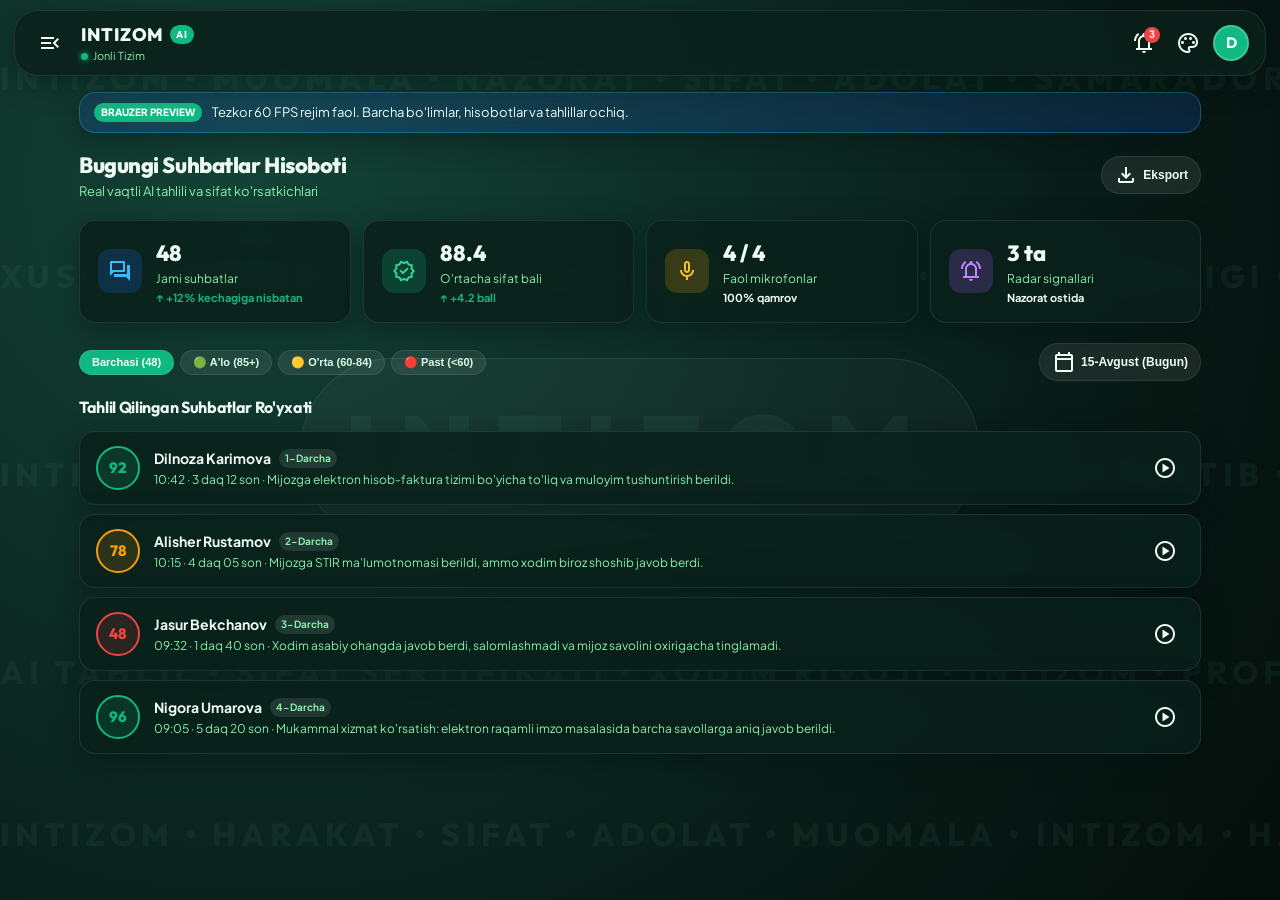
<file: miniapp/index.html>
<!DOCTYPE html>
<html lang="uz" data-theme="dark" data-bg-theme="theme-emerald">
<head>
  <meta charset="UTF-8" />
  <meta name="viewport" content="width=device-width, initial-scale=1.0, viewport-fit=cover" />
  <title>Intizom AI — Sifat va Muomala Boshqaruvi</title>
  <meta name="theme-color" content="#0b1522" />
  <link rel="manifest" href="./manifest.json" />
  
  <!-- Optimized Fonts -->
  <link rel="preconnect" href="https://fonts.googleapis.com" />
  <link rel="preconnect" href="https://fonts.gstatic.com" crossorigin />
  <link href="https://fonts.googleapis.com/css2?family=Outfit:wght@500;700;800&family=Plus+Jakarta+Sans:wght@500;600;700&family=Material+Symbols+Outlined:opsz,wght,FILL@20..48,100..700,0..1&display=swap" rel="stylesheet" />
  
  <script src="https://telegram.org/js/telegram-web-app.js"></script>
  <link rel="stylesheet" href="./style.css" />
</head>
<body>
  <div id="app">
    <!-- Yuqori tezlikdagi GPU-tezlashtirilgan Kinetik Fon va "INTIZOM" So'zlari Oqimi -->
    <div class="kinetic-bg" aria-hidden="true">
      <div class="kinetic-stream stream-1">
        <span class="stream-content">INTIZOM • MUOMALA • NAZORAT • SIFAT • ADOLAT • SAMARADORLIK • INTIZOM • MUOMALA • NAZORAT • SIFAT • ADOLAT • SAMARADORLIK • </span>
        <span class="stream-content">INTIZOM • MUOMALA • NAZORAT • SIFAT • ADOLAT • SAMARADORLIK • INTIZOM • MUOMALA • NAZORAT • SIFAT • ADOLAT • SAMARADORLIK • </span>
      </div>
      <div class="kinetic-stream stream-2">
        <span class="stream-content">XUSH MUOMALA • ODOB-AXLOQ • INTIZOM AI • MIJOZ ROZILIGI • XOLIS BAHO • SAMARADORLIK • XUSH MUOMALA • ODOB-AXLOQ • INTIZOM AI • MIJOZ ROZILIGI • </span>
        <span class="stream-content">XUSH MUOMALA • ODOB-AXLOQ • INTIZOM AI • MIJOZ ROZILIGI • XOLIS BAHO • SAMARADORLIK • XUSH MUOMALA • ODOB-AXLOQ • INTIZOM AI • MIJOZ ROZILIGI • </span>
      </div>
      <div class="kinetic-stream stream-3">
        <span class="stream-content">INTIZOM • DARCHA NAZORATI • AUDIT 24/7 • ISHONCH • TARTIB • INTIZOM • DARCHA NAZORATI • AUDIT 24/7 • ISHONCH • TARTIB • </span>
        <span class="stream-content">INTIZOM • DARCHA NAZORATI • AUDIT 24/7 • ISHONCH • TARTIB • INTIZOM • DARCHA NAZORATI • AUDIT 24/7 • ISHONCH • TARTIB • </span>
      </div>
      <div class="kinetic-stream stream-4">
        <span class="stream-content">AI TAHLIL • SIFAT SERTIFIKATI • XODIM RIVOJI • INTIZOM • PROFESSIONALIZM • AI TAHLIL • SIFAT SERTIFIKATI • XODIM RIVOJI • INTIZOM • </span>
        <span class="stream-content">AI TAHLIL • SIFAT SERTIFIKATI • XODIM RIVOJI • INTIZOM • PROFESSIONALIZM • AI TAHLIL • SIFAT SERTIFIKATI • XODIM RIVOJI • INTIZOM • </span>
      </div>
      <div class="kinetic-stream stream-5">
        <span class="stream-content">INTIZOM • HARAKAT • SIFAT • ADOLAT • MUOMALA • INTIZOM • HARAKAT • SIFAT • ADOLAT • MUOMALA • </span>
        <span class="stream-content">INTIZOM • HARAKAT • SIFAT • ADOLAT • MUOMALA • INTIZOM • HARAKAT • SIFAT • ADOLAT • MUOMALA • </span>
      </div>
    </div>

    <!-- Markaziy Yengil Intizom Suv Belgisi (Watermark) -->
    <div class="center-intizom-kinetic" aria-hidden="true">
      <div class="intizom-text-badge">INTIZOM</div>
    </div>

    <!-- Header Topbar -->
    <header class="topbar glass-card">
      <div class="topbar-left">
        <button id="menu-btn" class="icon-btn" aria-label="Menyu">
          <span class="material-symbols-outlined">menu_open</span>
        </button>
        <div class="brand-block">
          <h1 id="app-title">INTIZOM <span class="brand-badge">AI</span></h1>
          <div class="live-pill"><span class="pulse-dot"></span> <span id="live-indicator-text">Jonli Tizim</span></div>
        </div>
      </div>

      <div class="topbar-right">
        <button id="radar-quick-btn" class="icon-btn alert-badge-btn" aria-label="Jonli Radar" title="Jonli Radar va Xabarlar">
          <span class="material-symbols-outlined">notifications_active</span>
          <span id="unread-alert-count" class="alert-count">3</span>
        </button>
        <button id="theme-quick-btn" class="icon-btn" aria-label="Fon mavzusi" title="Pinterest fonlarini almashtirish">
          <span class="material-symbols-outlined">palette</span>
        </button>
        <button id="profile-btn" class="avatar-btn" aria-label="Profil">
          <span id="avatar-letter">Q</span>
        </button>
      </div>
    </header>

    <!-- Sidebar Overlay & Aside -->
    <div id="sidebar-overlay" class="overlay hidden"></div>

    <aside id="sidebar" class="sidebar glass-card">
      <div class="sidebar-header">
        <div class="sidebar-icon">
          <span class="material-symbols-outlined">verified_user</span>
        </div>
        <div class="sidebar-title-box">
          <h3>INTIZOM AI</h3>
          <p id="sidebar-whoami">Yuklanmoqda...</p>
        </div>
        <button id="sidebar-close" class="icon-btn" aria-label="Yopish">
          <span class="material-symbols-outlined">close</span>
        </button>
      </div>

      <!-- Menyu guruhlari -->
      <div class="sidebar-scroll">
        <div class="nav-group-title">ASOSIY BO'LIMLAR</div>
        <nav id="sidebar-nav-core" class="sidebar-nav"></nav>

        <div class="nav-group-title">QO'SHIMCHA TAHLIL</div>
        <nav id="sidebar-nav-advanced" class="sidebar-nav"></nav>
      </div>

      <div class="sidebar-footer">
        <div class="sidebar-footer-info">
          <span class="version-label">v2.5 Antigravity Lite</span>
          <span class="status-online">● 60 FPS Faol</span>
        </div>
      </div>
    </aside>

    <!-- Profil oynasi Dropdown -->
    <div id="profile-dropdown" class="dropdown glass-card hidden" style="width: 320px;">
      <div class="dropdown-header">
        <div class="dropdown-avatar" id="dropdown-avatar-circle">D</div>
        <div style="flex:1; min-width:0;">
          <p id="dropdown-name" class="dropdown-name" style="white-space:nowrap; overflow:hidden; text-overflow:ellipsis;">Dilshod Saidov (@DS210)</p>
          <p id="dropdown-role" class="dropdown-role">Rahbar · Boshqaruvchi</p>
        </div>
      </div>
      
      <div class="dropdown-divider"></div>
      
      <!-- Korxona Ma'lumotlari Bloki -->
      <div class="profile-meta-list" style="display:flex; flex-direction:column; gap:7px; font-size:12px;">
        <div class="p-meta-item" style="display:flex; justify-content:space-between; gap:6px;">
          <span style="color:var(--text-muted);">🏢 Korxona:</span>
          <b id="p-company-name" style="color:var(--text-main); text-align:right;">Intizom & Dizayn Studiyasi</b>
        </div>
        <div class="p-meta-item" style="display:flex; justify-content:space-between; gap:6px;">
          <span style="color:var(--text-muted);">🎨 Faoliyat turi:</span>
          <b id="p-industry" style="color:var(--text-main); text-align:right;">Dizayn & Poligrafiya</b>
        </div>
        <div class="p-meta-item" style="display:flex; justify-content:space-between; gap:6px;">
          <span style="color:var(--text-muted);">📍 Hudud:</span>
          <b id="p-location" style="color:var(--text-main); text-align:right;">Toshkent sh., Yunusobod</b>
        </div>
        <div class="p-meta-item" style="display:flex; justify-content:space-between; gap:6px;">
          <span style="color:var(--text-muted);">⏳ Faoliyat staji:</span>
          <b id="p-experience" style="color:var(--text-main); text-align:right;">5 yil</b>
        </div>
      </div>

      <div class="dropdown-divider"></div>

      <div style="display:flex; flex-direction:column; gap:6px;">
        <button class="action-btn-pill" style="width:100%; justify-content:center; padding:8px 10px; background:rgba(56,189,248,0.15); border-color:#38bdf8; color:#fff;" onclick="openEditProfileModal()">
          <span class="material-symbols-outlined" style="font-size:16px; color:#38bdf8;">edit_note</span> Korxona Ma'lumotlarini Tahrirlash
        </button>
        <button id="dropdown-settings-btn" class="dropdown-item-btn" onclick="navigateTo('settings'); document.getElementById('profile-dropdown').classList.add('hidden');">
          <span class="material-symbols-outlined">tune</span> Sozlamalar va Fonlar
        </button>
      </div>
    </div>

    <!-- Asosiy Ko'rinish (View Slot) -->
    <main id="view" class="main-content">
      <div class="state-message">
        <div class="spinner"></div>
        <span>Yuklanmoqda...</span>
      </div>
    </main>

    <!-- Modal / Dialog konteyneri -->
    <div id="modal-overlay" class="modal-overlay hidden">
      <div id="modal-card" class="modal-card glass-card">
        <div class="modal-header">
          <h3 id="modal-title">Batafsil</h3>
          <button id="modal-close-btn" class="icon-btn"><span class="material-symbols-outlined">close</span></button>
        </div>
        <div id="modal-body" class="modal-body"></div>
      </div>
    </div>

    <!-- Quick Toast Notification -->
    <div id="toast-container" class="toast-container"></div>
  </div>

  <script src="./app.js"></script>
</body>
</html>
</file>
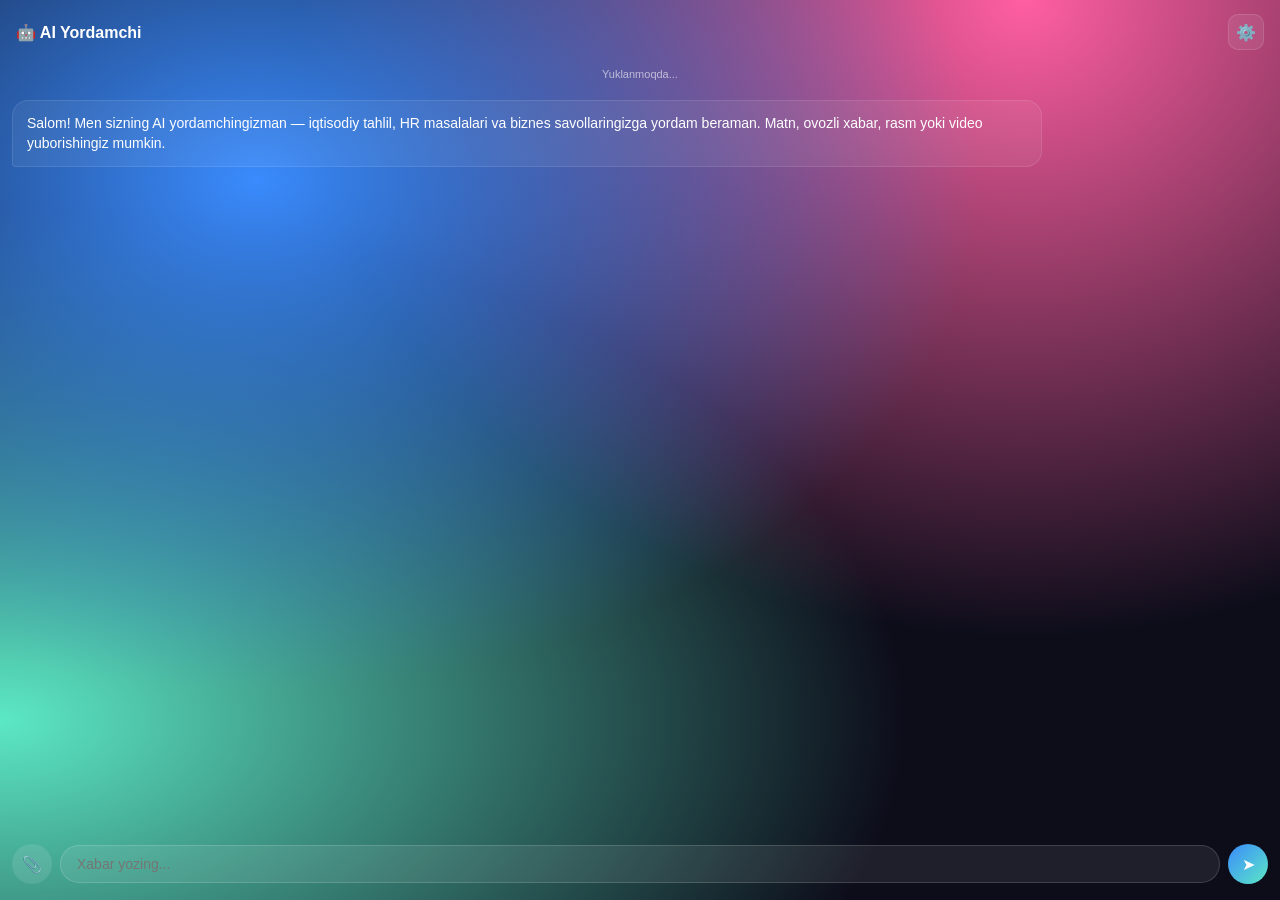
<file: ai_chat.html>
<!DOCTYPE html>
<html lang="uz">
<head>
<meta charset="UTF-8">
<meta name="viewport" content="width=device-width, initial-scale=1.0, maximum-scale=1.0, user-scalable=no">
<title>AI Yordamchi</title>
<script src="https://telegram.org/js/telegram-web-app.js"></script>
<style>
    * { box-sizing: border-box; margin: 0; padding: 0; }
    body {
        font-family: -apple-system, BlinkMacSystemFont, "Segoe UI", Roboto, sans-serif;
        color: #fff;
        min-height: 100vh;
        display: flex;
        flex-direction: column;
        transition: background 0.5s ease;
        overflow-x: hidden;
    }

    /* =====================================================================
       6 TA DIZAYN TEMASI — "zamonaviy, kreativ, 3D" talabiga mos
       ===================================================================== */

    /* 1: Neon Cyber — chuqur binafsha/pushti neon uslub */
    body.t1 { background: radial-gradient(circle at 20% 20%, #2b0a4e, #0a0a1a 70%); }
    body.t1 .bubble.ai { box-shadow: 0 0 20px rgba(180, 80, 255, 0.35); border-color: #b450ff; }
    body.t1 .send-btn { background: linear-gradient(135deg, #ff2fd0, #7b2fff); }

    /* 2: Mesh Gradient — yumshoq ko'p rangli, zamonaviy SaaS uslubi */
    body.t2 {
        background:
            radial-gradient(at 20% 20%, #3a8bfd 0, transparent 50%),
            radial-gradient(at 80% 0%, #ff5fa2 0, transparent 50%),
            radial-gradient(at 0% 80%, #5ce8c5 0, transparent 50%),
            #0d0d1a;
    }
    body.t2 .send-btn { background: linear-gradient(135deg, #3a8bfd, #5ce8c5); }

    /* 3: Glassmorfizm — shaffof "billur" karta uslubi */
    body.t3 { background: linear-gradient(160deg, #1a2a4a, #0a1220); }
    body.t3 .bubble { backdrop-filter: blur(16px); background: rgba(255,255,255,0.08); }
    body.t3 .send-btn { background: rgba(255,255,255,0.15); backdrop-filter: blur(10px); }

    /* 4: 3D Tilt Cards — CSS perspective orqali haqiqiy 3D effekt */
    body.t4 { background: linear-gradient(160deg, #10151f, #05070c); perspective: 1000px; }
    body.t4 .bubble {
        transform: rotateX(2deg);
        transition: transform 0.3s;
        box-shadow: 0 20px 40px rgba(0,0,0,0.5), 0 0 0 1px rgba(255,255,255,0.05);
    }
    body.t4 .bubble:hover { transform: rotateX(0deg) translateZ(10px); }
    body.t4 .send-btn { background: linear-gradient(135deg, #4facfe, #00f2fe); }

    /* 5: Dark Emerald — professional, boy yashil-qora */
    body.t5 { background: radial-gradient(circle at 70% 10%, #0f3d3e, #06110f 70%); }
    body.t5 .bubble.ai { border-color: #2fd9a0; }
    body.t5 .send-btn { background: linear-gradient(135deg, #2fd9a0, #0e8a6d); }

    /* 6: Aurora — shimoliy shafaq uslubidagi harakatlanuvchi gradient */
    body.t6 {
        background: linear-gradient(-45deg, #1a0a3a, #0a2a4a, #0a3a2a, #2a0a3a);
        background-size: 400% 400%;
        animation: aurora 15s ease infinite;
    }
    @keyframes aurora {
        0% { background-position: 0% 50%; }
        50% { background-position: 100% 50%; }
        100% { background-position: 0% 50%; }
    }
    body.t6 .send-btn { background: linear-gradient(135deg, #7b2fff, #2fd9a0); }

    /* ===================================================================== */

    .chat-area {
        flex: 1;
        overflow-y: auto;
        padding: 16px 12px 8px;
        display: flex;
        flex-direction: column;
        gap: 10px;
    }

    .bubble {
        max-width: 82%;
        padding: 12px 14px;
        border-radius: 16px;
        font-size: 14px;
        line-height: 1.45;
        border: 1px solid rgba(255,255,255,0.1);
        background: rgba(255,255,255,0.06);
    }
    .bubble.user {
        align-self: flex-end;
        background: rgba(255,255,255,0.12);
        border-bottom-right-radius: 4px;
    }
    .bubble.ai {
        align-self: flex-start;
        border-bottom-left-radius: 4px;
    }
    .bubble audio { width: 100%; margin-top: 6px; }

    .top-bar {
        display: flex;
        justify-content: space-between;
        align-items: center;
        padding: 14px 16px;
    }
    .top-bar h1 { font-size: 16px; font-weight: 600; }
    .icon-btn {
        width: 36px; height: 36px;
        border-radius: 10px;
        background: rgba(255,255,255,0.08);
        border: 1px solid rgba(255,255,255,0.12);
        display: flex; align-items: center; justify-content: center;
        cursor: pointer;
        font-size: 16px;
    }
    .top-bar .actions { display: flex; gap: 8px; }

    .limit-badge {
        font-size: 11px;
        color: rgba(255,255,255,0.6);
        text-align: center;
        padding: 4px;
    }

    .input-bar {
        display: flex;
        align-items: center;
        gap: 8px;
        padding: 10px 12px 16px;
    }
    .input-bar input[type="text"] {
        flex: 1;
        background: rgba(255,255,255,0.08);
        border: 1px solid rgba(255,255,255,0.15);
        border-radius: 20px;
        padding: 10px 16px;
        color: #fff;
        font-size: 14px;
        outline: none;
    }
    .attach-btn, .send-btn {
        width: 40px; height: 40px;
        border-radius: 50%;
        border: none;
        display: flex; align-items: center; justify-content: center;
        cursor: pointer;
        font-size: 16px;
        color: #fff;
        flex-shrink: 0;
    }
    .attach-btn { background: rgba(255,255,255,0.1); }
    .send-btn { background: #4facfe; }

    /* Sozlamalar paneli */
    .settings-panel {
        position: fixed; inset: 0;
        background: rgba(0,0,0,0.6);
        display: none;
        align-items: flex-end;
        z-index: 20;
    }
    .settings-panel.open { display: flex; }
    .settings-sheet {
        background: #14182a;
        width: 100%;
        max-height: 80vh;
        overflow-y: auto;
        border-radius: 20px 20px 0 0;
        padding: 20px;
    }
    .settings-sheet h2 { font-size: 16px; margin-bottom: 14px; }
    .settings-sheet h3 { font-size: 13px; color: rgba(255,255,255,0.6); margin: 16px 0 8px; }

    .theme-grid {
        display: grid;
        grid-template-columns: repeat(3, 1fr);
        gap: 10px;
    }
    .theme-swatch {
        height: 56px;
        border-radius: 12px;
        border: 2px solid transparent;
        cursor: pointer;
        position: relative;
        font-size: 10px;
        display: flex;
        align-items: flex-end;
        padding: 6px;
        font-weight: 500;
    }
    .theme-swatch.selected { border-color: #4facfe; }
    .sw1 { background: radial-gradient(circle at 20% 20%, #2b0a4e, #0a0a1a 70%); }
    .sw2 { background: radial-gradient(at 20% 20%, #3a8bfd 0, transparent 50%), radial-gradient(at 80% 0%, #ff5fa2 0, transparent 50%), #0d0d1a; }
    .sw3 { background: linear-gradient(160deg, #1a2a4a, #0a1220); }
    .sw4 { background: linear-gradient(160deg, #10151f, #05070c); }
    .sw5 { background: radial-gradient(circle at 70% 10%, #0f3d3e, #06110f 70%); }
    .sw6 { background: linear-gradient(-45deg, #1a0a3a, #0a2a4a, #0a3a2a); }

    .toggle-row {
        display: flex; justify-content: space-between; align-items: center;
        padding: 10px 0;
        font-size: 14px;
    }
    .switch {
        width: 44px; height: 24px;
        background: rgba(255,255,255,0.15);
        border-radius: 12px;
        position: relative;
        cursor: pointer;
    }
    .switch.on { background: #4facfe; }
    .switch::after {
        content: "";
        position: absolute; top: 2px; left: 2px;
        width: 20px; height: 20px;
        background: #fff; border-radius: 50%;
        transition: transform 0.2s;
    }
    .switch.on::after { transform: translateX(20px); }

    .close-settings {
        margin-top: 18px; width: 100%;
        padding: 12px; border-radius: 12px; border: none;
        background: #4facfe; color: #fff; font-weight: 600; font-size: 14px;
    }
</style>
</head>
<body class="t2">

<div class="top-bar">
    <h1>🤖 AI Yordamchi</h1>
    <div class="actions">
        <div class="icon-btn" onclick="openSettings()">⚙️</div>
    </div>
</div>

<div class="limit-badge" id="limitBadge">Yuklanmoqda...</div>

<div class="chat-area" id="chatArea">
    <div class="bubble ai">
        Salom! Men sizning AI yordamchingizman — iqtisodiy tahlil, HR
        masalalari va biznes savollaringizga yordam beraman. Matn, ovozli
        xabar, rasm yoki video yuborishingiz mumkin.
    </div>
</div>

<div class="input-bar">
    <div class="attach-btn" onclick="document.getElementById('fileInput').click()">📎</div>
    <input type="file" id="fileInput" style="display:none" accept="image/*,video/*,audio/*" onchange="onFileSelected(event)">
    <input type="text" id="textInput" placeholder="Xabar yozing..." onkeypress="if(event.key==='Enter') sendMessage()">
    <div class="send-btn" onclick="sendMessage()">➤</div>
</div>

<div class="settings-panel" id="settingsPanel">
    <div class="settings-sheet">
        <h2>Sozlamalar</h2>

        <h3>Chat dizayni</h3>
        <div class="theme-grid">
            <div class="theme-swatch sw1" data-theme="t1" onclick="selectTheme('t1')">Neon</div>
            <div class="theme-swatch sw2" data-theme="t2" onclick="selectTheme('t2')">Mesh</div>
            <div class="theme-swatch sw3" data-theme="t3" onclick="selectTheme('t3')">Billur</div>
            <div class="theme-swatch sw4" data-theme="t4" onclick="selectTheme('t4')">3D</div>
            <div class="theme-swatch sw5" data-theme="t5" onclick="selectTheme('t5')">Zumrad</div>
            <div class="theme-swatch sw6" data-theme="t6" onclick="selectTheme('t6')">Aurora</div>
        </div>

        <h3>Ovozli javob</h3>
        <div class="toggle-row">
            <span>AI har doim ovoz bilan javob bersin</span>
            <div class="switch" id="voiceToggle" onclick="toggleVoice()"></div>
        </div>

        <h3>Limit</h3>
        <div class="toggle-row"><span id="usageDetail">—</span></div>

        <h3>Yozishmalar tarixi</h3>
        <div class="toggle-row">
            <span>So'nggi xabarlarni ko'rish</span>
            <div class="icon-btn" onclick="loadHistory(); closeSettings();">📜</div>
        </div>

        <button class="close-settings" onclick="closeSettings()">Yopish</button>
    </div>
</div>

<script>
    const tg = window.Telegram?.WebApp;
    if (tg) { tg.ready(); tg.expand(); }

    // TZ: bu manzilni haqiqiy ai_backend.py joylashgan HTTPS domeningizga
    // almashtiring (masalan https://sizning-domen.uz)
    const API_BASE = "https://YOUR_BACKEND_DOMAIN";

    const THEME_KEY = "ai_chat_theme";
    const VOICE_KEY = "ai_chat_voice_response";
    let voiceResponseOn = false;

    function getInitData() {
        return tg?.initData || "";
    }

    function applyTheme(theme) {
        document.body.className = theme;
        document.querySelectorAll(".theme-swatch").forEach(el => {
            el.classList.toggle("selected", el.dataset.theme === theme);
        });
    }

    function selectTheme(theme) {
        applyTheme(theme);
        if (tg?.CloudStorage) tg.CloudStorage.setItem(THEME_KEY, theme);
        else localStorage.setItem(THEME_KEY, theme);
    }

    function loadTheme() {
        if (tg?.CloudStorage) {
            tg.CloudStorage.getItem(THEME_KEY, (err, value) => applyTheme(!err && value ? value : "t2"));
        } else {
            applyTheme(localStorage.getItem(THEME_KEY) || "t2");
        }
    }

    function toggleVoice() {
        voiceResponseOn = !voiceResponseOn;
        document.getElementById("voiceToggle").classList.toggle("on", voiceResponseOn);
        if (tg?.CloudStorage) tg.CloudStorage.setItem(VOICE_KEY, String(voiceResponseOn));
        else localStorage.setItem(VOICE_KEY, String(voiceResponseOn));
    }

    function loadVoiceSetting() {
        const apply = (val) => {
            voiceResponseOn = val === "true";
            document.getElementById("voiceToggle").classList.toggle("on", voiceResponseOn);
        };
        if (tg?.CloudStorage) {
            tg.CloudStorage.getItem(VOICE_KEY, (err, value) => apply(value));
        } else {
            apply(localStorage.getItem(VOICE_KEY));
        }
    }

    function openSettings() {
        document.getElementById("settingsPanel").classList.add("open");
        refreshUsage();
    }
    function closeSettings() {
        document.getElementById("settingsPanel").classList.remove("open");
    }

    function addBubble(text, role, audioUrl) {
        const chatArea = document.getElementById("chatArea");
        const div = document.createElement("div");
        div.className = `bubble ${role === "user" ? "user" : "ai"}`;
        div.textContent = text;
        if (audioUrl) {
            const audio = document.createElement("audio");
            audio.controls = true;
            audio.src = API_BASE + audioUrl;
            audio.autoplay = true;
            div.appendChild(audio);
        }
        chatArea.appendChild(div);
        chatArea.scrollTop = chatArea.scrollHeight;
    }

    let selectedFile = null;
    function onFileSelected(event) {
        selectedFile = event.target.files[0];
        if (selectedFile) addBubble(`📎 ${selectedFile.name} biriktirildi`, "user");
    }

    async function sendMessage() {
        const input = document.getElementById("textInput");
        const text = input.value.trim();
        if (!text && !selectedFile) return;

        if (text) addBubble(text, "user");
        input.value = "";

        const formData = new FormData();
        formData.append("init_data", getInitData());
        formData.append("want_voice_response", voiceResponseOn);
        if (text) formData.append("text", text);
        if (selectedFile) formData.append("file", selectedFile);
        selectedFile = null;

        addBubble("...", "ai");
        const loadingBubble = document.querySelector(".chat-area .bubble.ai:last-child");

        try {
            const res = await fetch(`${API_BASE}/api/ai-chat/message`, { method: "POST", body: formData });
            if (res.status === 429) {
                const err = await res.json();
                loadingBubble.textContent = "⚠️ " + err.detail;
                return;
            }
            const data = await res.json();
            loadingBubble.textContent = data.text;
            if (data.audio_url) {
                const audio = document.createElement("audio");
                audio.controls = true;
                audio.autoplay = true;
                audio.src = API_BASE + data.audio_url;
                loadingBubble.appendChild(audio);
            }
            refreshUsage(data.remaining_today);
        } catch (e) {
            loadingBubble.textContent = "❌ Xatolik yuz berdi. Qaytadan urinib ko'ring.";
        }
    }

    async function refreshUsage(remainingHint) {
        if (remainingHint !== undefined) {
            document.getElementById("limitBadge").textContent = `Bugun qolgan: ${remainingHint} xabar`;
            return;
        }
        try {
            const res = await fetch(`${API_BASE}/api/ai-chat/usage?init_data=${encodeURIComponent(getInitData())}`);
            const data = await res.json();
            document.getElementById("limitBadge").textContent = `Bugun qolgan: ${data.remaining} xabar`;
            document.getElementById("usageDetail").textContent = `${data.used_today} / ${data.daily_limit} ishlatildi`;
        } catch (e) { /* jim tarzda o'tkazib yuborish */ }
    }

    async function loadHistory() {
        try {
            const res = await fetch(`${API_BASE}/api/ai-chat/history?init_data=${encodeURIComponent(getInitData())}`);
            const data = await res.json();
            document.getElementById("chatArea").innerHTML = "";
            data.messages.forEach(m => addBubble(m.text_content, m.role));
        } catch (e) { /* jim tarzda o'tkazib yuborish */ }
    }

    loadTheme();
    loadVoiceSetting();
    refreshUsage();
</script>

</body>
</html>
</file>
<file: miniapp/style.css>
/* =========================================================================
   INTIZOM AI — High Performance & Pinterest Aesthetic Design System
   ========================================================================= */

@import url('https://fonts.googleapis.com/css2?family=Outfit:wght@500;700;800&family=Plus+Jakarta+Sans:wght@400;500;600;700&display=swap');

:root {
  --font-heading: 'Outfit', -apple-system, BlinkMacSystemFont, sans-serif;
  --font-body: 'Plus Jakarta Sans', -apple-system, BlinkMacSystemFont, sans-serif;

  --primary: #2563eb;
  --primary-glow: rgba(37, 99, 235, 0.25);
  --accent: #10b981;

  --score-good: #10b981;
  --score-good-bg: rgba(16, 185, 129, 0.14);
  --score-mid: #f59e0b;
  --score-mid-bg: rgba(245, 158, 11, 0.14);
  --score-bad: #ef4444;
  --score-bad-bg: rgba(239, 68, 68, 0.14);

  --radius-sm: 10px;
  --radius-md: 16px;
  --radius-lg: 24px;
  --radius-xl: 32px;

  /* Standart Tungi Zumrad */
  --bg-color: #081a15;
  --bg-gradient: radial-gradient(circle at 20% 20%, #134237 0%, #081a15 70%, #040e0b 100%);
  --text-main: #f0fdf4;
  --text-muted: #86efac;
  --text-dim: #4ade80;
  --card-bg: rgba(10, 32, 26, 0.85);
  --card-border: rgba(255, 255, 255, 0.09);
  --card-hover-border: rgba(52, 211, 153, 0.4);
  --card-shadow: 0 8px 28px rgba(2, 18, 14, 0.4);
  --kinetic-color: rgba(160, 255, 210, 0.05);
  --kinetic-badge-bg: rgba(255, 255, 255, 0.03);
  --kinetic-badge-border: rgba(255, 255, 255, 0.08);

  /* AI Stage & Ambient Aura (Harmonized) */
  --ai-glow-left: rgba(245, 158, 11, 0.28);
  --ai-glow-right: rgba(16, 185, 129, 0.38);
  --ai-stage-bg: #05100d;
  --ai-capsule-bg: rgba(8, 22, 18, 0.94);
  --ai-capsule-border: rgba(52, 211, 153, 0.28);
  --ai-tag-bg: rgba(255, 255, 255, 0.08);
  --ai-tag-text: #e2e8f0;
}

/* =========================================================================
   PINTEREST AESTHETIC FONLAR & HARMONIZATSIYA
   ========================================================================= */

/* 1. Wabi-Sabi Qum & Fil Suyagi */
html:root[data-bg-theme="theme-cream"] {
  --bg-color: #fbf7f0;
  --bg-gradient: radial-gradient(circle at 20% 20%, #ffffff 0%, #f4ede0 60%, #eae0ce 100%);
  --text-main: #272320;
  --text-muted: #6b645b;
  --text-dim: #948a7e;
  --card-bg: rgba(255, 255, 255, 0.88);
  --card-border: rgba(120, 100, 80, 0.15);
  --card-hover-border: rgba(180, 130, 80, 0.4);
  --card-shadow: 0 6px 20px rgba(100, 80, 60, 0.08);
  --primary: #925c34;
  --primary-glow: rgba(146, 92, 52, 0.2);
  --kinetic-color: rgba(70, 50, 30, 0.06);
  --kinetic-badge-bg: rgba(80, 60, 40, 0.04);
  --kinetic-badge-border: rgba(80, 60, 40, 0.09);

  --ai-glow-left: rgba(217, 119, 6, 0.26);
  --ai-glow-right: rgba(146, 92, 52, 0.32);
  --ai-stage-bg: #1e1915;
  --ai-capsule-bg: rgba(36, 28, 22, 0.94);
  --ai-capsule-border: rgba(180, 130, 80, 0.3);
  --ai-tag-bg: rgba(255, 255, 255, 0.1);
  --ai-tag-text: #f5ede4;
}

/* 2. Sokin Matcha */
html:root[data-bg-theme="theme-sage"] {
  --bg-color: #f0f5ee;
  --bg-gradient: radial-gradient(circle at 10% 10%, #ffffff 0%, #e2ece0 60%, #cfded0 100%);
  --text-main: #1e2820;
  --text-muted: #536456;
  --text-dim: #798e7d;
  --card-bg: rgba(255, 255, 255, 0.88);
  --card-border: rgba(60, 100, 70, 0.15);
  --card-hover-border: rgba(40, 140, 80, 0.4);
  --card-shadow: 0 6px 20px rgba(50, 80, 60, 0.08);
  --primary: #2d6a4f;
  --primary-glow: rgba(45, 106, 79, 0.25);
  --kinetic-color: rgba(30, 60, 40, 0.06);
  --kinetic-badge-bg: rgba(30, 60, 40, 0.04);
  --kinetic-badge-border: rgba(30, 60, 40, 0.09);

  --ai-glow-left: rgba(234, 179, 8, 0.24);
  --ai-glow-right: rgba(45, 106, 79, 0.36);
  --ai-stage-bg: #142017;
  --ai-capsule-bg: rgba(22, 34, 25, 0.94);
  --ai-capsule-border: rgba(45, 106, 79, 0.35);
  --ai-tag-bg: rgba(255, 255, 255, 0.1);
  --ai-tag-text: #ecfdf5;
}

/* 3. Nafis Shafaq / Lavanda */
html:root[data-bg-theme="theme-plum"] {
  --bg-color: #23122b;
  --bg-gradient: radial-gradient(circle at 20% 20%, #3e1b4d 0%, #23122b 70%, #15091a 100%);
  --text-main: #fdf4ff;
  --text-muted: #d8b4e2;
  --text-dim: #a879b6;
  --card-bg: rgba(35, 16, 44, 0.85);
  --card-border: rgba(255, 255, 255, 0.1);
  --card-hover-border: rgba(216, 180, 254, 0.4);
  --card-shadow: 0 8px 28px rgba(20, 5, 30, 0.4);
  --primary: #c084fc;
  --primary-glow: rgba(192, 132, 252, 0.25);
  --kinetic-color: rgba(255, 230, 255, 0.05);
  --kinetic-badge-bg: rgba(255, 255, 255, 0.03);
  --kinetic-badge-border: rgba(255, 255, 255, 0.08);

  --ai-glow-left: rgba(251, 146, 60, 0.3);
  --ai-glow-right: rgba(192, 132, 252, 0.4);
  --ai-stage-bg: #15081c;
  --ai-capsule-bg: rgba(28, 12, 36, 0.94);
  --ai-capsule-border: rgba(216, 180, 254, 0.35);
  --ai-tag-bg: rgba(255, 255, 255, 0.08);
  --ai-tag-text: #f5d0fe;
}

/* 4. Tiniq Osmon */
html:root[data-bg-theme="theme-sky"] {
  --bg-color: #eef6fc;
  --bg-gradient: radial-gradient(circle at 10% 10%, #ffffff 0%, #dcecf8 60%, #c8e0f4 100%);
  --text-main: #11263c;
  --text-muted: #486581;
  --text-dim: #7b96b0;
  --card-bg: rgba(255, 255, 255, 0.88);
  --card-border: rgba(40, 100, 160, 0.15);
  --card-hover-border: rgba(20, 120, 220, 0.4);
  --card-shadow: 0 6px 20px rgba(30, 70, 110, 0.08);
  --primary: #0284c7;
  --primary-glow: rgba(2, 132, 199, 0.2);
  --kinetic-color: rgba(20, 60, 100, 0.06);
  --kinetic-badge-bg: rgba(20, 60, 100, 0.04);
  --kinetic-badge-border: rgba(20, 60, 100, 0.09);

  --ai-glow-left: rgba(244, 114, 182, 0.25);
  --ai-glow-right: rgba(2, 132, 199, 0.38);
  --ai-stage-bg: #091522;
  --ai-capsule-bg: rgba(14, 28, 44, 0.94);
  --ai-capsule-border: rgba(56, 189, 248, 0.35);
  --ai-tag-bg: rgba(255, 255, 255, 0.1);
  --ai-tag-text: #e0f2fe;
}

/* 5. Zangori Zumrad (Standart) */
html:root[data-bg-theme="theme-emerald"] {
  --bg-color: #081a15;
  --bg-gradient: radial-gradient(circle at 20% 20%, #134237 0%, #081a15 70%, #040e0b 100%);
  --text-main: #f0fdf4;
  --text-muted: #86efac;
  --text-dim: #4ade80;
  --card-bg: rgba(10, 32, 26, 0.85);
  --card-border: rgba(255, 255, 255, 0.09);
  --card-hover-border: rgba(52, 211, 153, 0.4);
  --card-shadow: 0 8px 28px rgba(2, 18, 14, 0.4);
  --primary: #10b981;
  --primary-glow: rgba(16, 185, 129, 0.25);
  --kinetic-color: rgba(160, 255, 210, 0.05);
  --kinetic-badge-bg: rgba(255, 255, 255, 0.03);
  --kinetic-badge-border: rgba(255, 255, 255, 0.08);

  --ai-glow-left: rgba(245, 158, 11, 0.28);
  --ai-glow-right: rgba(16, 185, 129, 0.38);
  --ai-stage-bg: #05100d;
  --ai-capsule-bg: rgba(8, 22, 18, 0.94);
  --ai-capsule-border: rgba(52, 211, 153, 0.3);
  --ai-tag-bg: rgba(255, 255, 255, 0.08);
  --ai-tag-text: #dcfce7;
}

/* 6. Obsidian Yarim Tuni (Screenshot fon.jpg bilan 100% mos) */
html:root[data-bg-theme="theme-obsidian"] {
  --bg-color: #080a0f;
  --bg-gradient: radial-gradient(circle at 20% 20%, #161c28 0%, #080a0f 70%, #030406 100%);
  --text-main: #f8fafc;
  --text-muted: #94a3b8;
  --text-dim: #64748b;
  --card-bg: rgba(18, 23, 33, 0.85);
  --card-border: rgba(255, 255, 255, 0.08);
  --card-hover-border: rgba(148, 163, 184, 0.35);
  --card-shadow: 0 8px 30px rgba(0, 0, 0, 0.5);
  --primary: #38bdf8;
  --primary-glow: rgba(56, 189, 248, 0.2);
  --kinetic-color: rgba(255, 255, 255, 0.045);
  --kinetic-badge-bg: rgba(255, 255, 255, 0.02);
  --kinetic-badge-border: rgba(255, 255, 255, 0.06);

  --ai-glow-left: rgba(244, 63, 94, 0.35);
  --ai-glow-right: rgba(56, 189, 248, 0.42);
  --ai-stage-bg: #090b10;
  --ai-capsule-bg: rgba(14, 17, 24, 0.96);
  --ai-capsule-border: rgba(255, 255, 255, 0.14);
  --ai-tag-bg: rgba(255, 255, 255, 0.08);
  --ai-tag-text: #f1f5f9;
}

/* 7. Iliq Espresso */
html:root[data-bg-theme="theme-espresso"] {
  --bg-color: #1a120e;
  --bg-gradient: radial-gradient(circle at 20% 20%, #36241c 0%, #1a120e 70%, #0d0806 100%);
  --text-main: #faf5ee;
  --text-muted: #d5c3b2;
  --text-dim: #a6917f;
  --card-bg: rgba(32, 22, 17, 0.85);
  --card-border: rgba(255, 255, 255, 0.09);
  --card-hover-border: rgba(217, 160, 102, 0.4);
  --card-shadow: 0 8px 28px rgba(10, 6, 4, 0.4);
  --primary: #e09f58;
  --primary-glow: rgba(224, 159, 88, 0.2);
  --kinetic-color: rgba(255, 235, 210, 0.05);
  --kinetic-badge-bg: rgba(255, 255, 255, 0.03);
  --kinetic-badge-border: rgba(255, 255, 255, 0.08);

  --ai-glow-left: rgba(234, 88, 12, 0.3);
  --ai-glow-right: rgba(224, 159, 88, 0.38);
  --ai-stage-bg: #120b08;
  --ai-capsule-bg: rgba(24, 16, 12, 0.95);
  --ai-capsule-border: rgba(224, 159, 88, 0.3);
  --ai-tag-bg: rgba(255, 255, 255, 0.08);
  --ai-tag-text: #fed7aa;
}

/* 8. Arxitektura To'ri */
html:root[data-bg-theme="theme-grid"] {
  --bg-color: #0a0f18;
  --bg-gradient: radial-gradient(circle at center, #111a28 0%, #0a0f18 100%);
  background-image:
    linear-gradient(rgba(56, 189, 248, 0.06) 1px, transparent 1px),
    linear-gradient(90deg, rgba(56, 189, 248, 0.06) 1px, transparent 1px);
  background-size: 32px 32px;
  --text-main: #f8fafc;
  --text-muted: #93c5fd;
  --text-dim: #60a5fa;
  --card-bg: rgba(14, 21, 35, 0.86);
  --card-border: rgba(56, 189, 248, 0.16);
  --card-hover-border: rgba(56, 189, 248, 0.5);
  --primary: #38bdf8;
  --primary-glow: rgba(56, 189, 248, 0.3);
  --kinetic-color: rgba(56, 189, 248, 0.06);
  --kinetic-badge-bg: rgba(56, 189, 248, 0.03);
  --kinetic-badge-border: rgba(56, 189, 248, 0.12);

  --ai-glow-left: rgba(249, 115, 22, 0.32);
  --ai-glow-right: rgba(56, 189, 248, 0.42);
  --ai-stage-bg: #070c14;
  --ai-capsule-bg: rgba(11, 19, 32, 0.96);
  --ai-capsule-border: rgba(56, 189, 248, 0.35);
  --ai-tag-bg: rgba(255, 255, 255, 0.08);
  --ai-tag-text: #e0f2fe;
}

/* 9. Neon Cyber (files (10).zip) */
html:root[data-bg-theme="theme-neon"] {
  --bg-color: #0a0a1a;
  --bg-gradient: radial-gradient(circle at 20% 20%, #2b0a4e 0%, #0a0a1a 70%, #05050f 100%);
  --text-main: #fdf4ff;
  --text-muted: #e879f9;
  --text-dim: #c084fc;
  --card-bg: rgba(26, 10, 42, 0.88);
  --card-border: rgba(255, 47, 208, 0.25);
  --card-hover-border: rgba(255, 47, 208, 0.6);
  --primary: #ff2fd0;
  --primary-glow: rgba(255, 47, 208, 0.35);
  --kinetic-color: rgba(255, 47, 208, 0.06);
  --ai-glow-left: rgba(255, 47, 208, 0.4);
  --ai-glow-right: rgba(123, 47, 255, 0.4);
  --ai-stage-bg: #0e051a;
  --ai-capsule-bg: rgba(22, 8, 36, 0.96);
  --ai-capsule-border: rgba(255, 47, 208, 0.4);
}

/* 10. Mesh Gradient (files (10).zip) */
html:root[data-bg-theme="theme-mesh"] {
  --bg-color: #0d0d1a;
  --bg-gradient: radial-gradient(at 20% 20%, #3a8bfd 0, transparent 50%), radial-gradient(at 80% 0%, #ff5fa2 0, transparent 50%), radial-gradient(at 0% 80%, #5ce8c5 0, transparent 50%), #0d0d1a;
  --text-main: #ffffff;
  --text-muted: #93c5fd;
  --text-dim: #60a5fa;
  --card-bg: rgba(18, 18, 36, 0.85);
  --card-border: rgba(58, 139, 253, 0.25);
  --card-hover-border: rgba(92, 232, 197, 0.5);
  --primary: #3a8bfd;
  --primary-glow: rgba(58, 139, 253, 0.3);
  --kinetic-color: rgba(92, 232, 197, 0.05);
  --ai-glow-left: rgba(255, 95, 162, 0.35);
  --ai-glow-right: rgba(92, 232, 197, 0.35);
  --ai-stage-bg: #090915;
  --ai-capsule-bg: rgba(15, 15, 30, 0.96);
  --ai-capsule-border: rgba(58, 139, 253, 0.4);
}

/* 11. Billur Glassmorphism (files (10).zip) */
html:root[data-bg-theme="theme-glass"] {
  --bg-color: #0a1220;
  --bg-gradient: linear-gradient(160deg, #1a2a4a 0%, #0a1220 100%);
  --text-main: #f8fafc;
  --text-muted: #cbd5e1;
  --text-dim: #94a3b8;
  --card-bg: rgba(255, 255, 255, 0.08);
  --card-border: rgba(255, 255, 255, 0.18);
  --card-hover-border: rgba(255, 255, 255, 0.35);
  --primary: #38bdf8;
  --primary-glow: rgba(56, 189, 248, 0.25);
  --kinetic-color: rgba(255, 255, 255, 0.05);
  --ai-glow-left: rgba(56, 189, 248, 0.3);
  --ai-glow-right: rgba(255, 255, 255, 0.25);
  --ai-stage-bg: rgba(10, 18, 32, 0.8);
  --ai-capsule-bg: rgba(16, 28, 48, 0.9);
  --ai-capsule-border: rgba(255, 255, 255, 0.25);
}

/* 12. 3D Tilt Cyber (files (10).zip) */
html:root[data-bg-theme="theme-3d"] {
  --bg-color: #05070c;
  --bg-gradient: linear-gradient(160deg, #10151f 0%, #05070c 100%);
  --text-main: #f0fdf4;
  --text-muted: #67e8f9;
  --text-dim: #22d3ee;
  --card-bg: rgba(16, 21, 31, 0.9);
  --card-border: rgba(79, 172, 254, 0.2);
  --card-hover-border: rgba(0, 242, 254, 0.5);
  --primary: #4facfe;
  --primary-glow: rgba(79, 172, 254, 0.35);
  --kinetic-color: rgba(0, 242, 254, 0.05);
  --ai-glow-left: rgba(79, 172, 254, 0.35);
  --ai-glow-right: rgba(0, 242, 254, 0.4);
  --ai-stage-bg: #080c14;
  --ai-capsule-bg: rgba(13, 19, 28, 0.96);
  --ai-capsule-border: rgba(79, 172, 254, 0.35);
}

/* 13. Aurora Shaftoli (files (10).zip) */
html:root[data-bg-theme="theme-aurora"] {
  --bg-color: #1a0a3a;
  --bg-gradient: linear-gradient(-45deg, #1a0a3a, #0a2a4a, #0a3a2a, #2a0a3a);
  --text-main: #fdf4ff;
  --text-muted: #86efac;
  --text-dim: #c084fc;
  --card-bg: rgba(26, 12, 50, 0.86);
  --card-border: rgba(123, 47, 255, 0.25);
  --card-hover-border: rgba(47, 217, 160, 0.5);
  --primary: #7b2fff;
  --primary-glow: rgba(123, 47, 255, 0.3);
  --kinetic-color: rgba(47, 217, 160, 0.05);
  --ai-glow-left: rgba(123, 47, 255, 0.38);
  --ai-glow-right: rgba(47, 217, 160, 0.38);
  --ai-stage-bg: #0f0622;
  --ai-capsule-bg: rgba(20, 10, 42, 0.96);
  --ai-capsule-border: rgba(123, 47, 255, 0.35);
}

/* =========================================================================
   UMUMIY RESET & ASOSIY STRUKTURA
   ========================================================================= */

* {
  box-sizing: border-box;
  margin: 0;
  padding: 0;
  -webkit-tap-highlight-color: transparent;
}

html, body {
  min-height: 100vh;
  font-family: var(--font-body);
  background-color: var(--bg-color);
  background-image: var(--bg-gradient);
  color: var(--text-main);
  line-height: 1.5;
  overflow-x: hidden;
}

h1, h2, h3, h4, h5, h6 {
  font-family: var(--font-heading);
  font-weight: 700;
  letter-spacing: -0.02em;
}

#app {
  min-height: 100vh;
  position: relative;
  display: flex;
  flex-direction: column;
}

/* =========================================================================
   GPU-TEZLASHTIRILGAN KINETIK "INTIZOM" OQIMI (60 FPS)
   ========================================================================= */

.kinetic-bg {
  position: fixed;
  inset: 0;
  overflow: hidden;
  pointer-events: none;
  z-index: 0;
  contain: strict;
}

.kinetic-stream {
  position: absolute;
  left: 0;
  display: flex;
  white-space: nowrap;
  user-select: none;
  font-family: var(--font-heading);
  font-size: clamp(20px, 3.2vw, 32px);
  font-weight: 800;
  letter-spacing: 0.16em;
  text-transform: uppercase;
  color: var(--kinetic-color);
  will-change: transform;
  transform: translate3d(0, 0, 0);
  animation: kinetic-slide 36s linear infinite;
}

.stream-content {
  display: inline-block;
}

.stream-1 { top: 6%; animation-duration: 38s; }
.stream-2 { top: 28%; animation-duration: 44s; animation-direction: reverse; }
.stream-3 { top: 50%; animation-duration: 34s; }
.stream-4 { top: 72%; animation-duration: 48s; animation-direction: reverse; }
.stream-5 { top: 90%; animation-duration: 40s; }

@keyframes kinetic-slide {
  0% { transform: translate3d(0, 0, 0); }
  100% { transform: translate3d(-50%, 0, 0); }
}

/* Markaziy Yengil Intizom Suv Belgisi */
.center-intizom-kinetic {
  position: fixed;
  top: 50%;
  left: 50%;
  transform: translate(-50%, -50%);
  pointer-events: none;
  z-index: 0;
  display: flex;
  align-items: center;
  justify-content: center;
}

.intizom-text-badge {
  font-family: var(--font-heading);
  font-size: clamp(48px, 12vw, 100px);
  font-weight: 900;
  letter-spacing: 0.22em;
  text-transform: uppercase;
  color: var(--kinetic-color);
  padding: 16px 44px;
  border-radius: 999px;
  background: var(--kinetic-badge-bg);
  border: 1px solid var(--kinetic-badge-border);
}

/* =========================================================================
   YENGIL FROSTED SHISHA PANEL
   ========================================================================= */

.glass-card {
  background: var(--card-bg);
  border: 1px solid var(--card-border);
  box-shadow: var(--card-shadow);
  backdrop-filter: blur(8px);
  -webkit-backdrop-filter: blur(8px);
  border-radius: var(--radius-md);
  transition: transform 0.2s ease, border-color 0.2s ease;
}

.glass-card:hover {
  border-color: var(--card-hover-border);
}

/* =========================================================================
   TOPBAR & NAVIGATSIYA
   ========================================================================= */

.topbar {
  position: sticky;
  top: 10px;
  z-index: 100;
  margin: 10px 14px 0 14px;
  padding: 10px 16px;
  display: flex;
  align-items: center;
  justify-content: space-between;
  border-radius: var(--radius-lg);
}

.topbar-left {
  display: flex;
  align-items: center;
  gap: 12px;
}

.brand-block {
  display: flex;
  flex-direction: column;
}

.brand-block h1 {
  font-size: 18px;
  font-weight: 800;
  display: flex;
  align-items: center;
  gap: 6px;
  color: var(--text-main);
  letter-spacing: 0.05em;
}

.brand-badge {
  font-size: 10px;
  font-weight: 700;
  padding: 2px 6px;
  border-radius: 999px;
  background: var(--primary);
  color: #fff;
  letter-spacing: 0.06em;
}

.live-pill {
  font-size: 11px;
  color: var(--text-muted);
  display: flex;
  align-items: center;
  gap: 5px;
}

.pulse-dot {
  width: 7px;
  height: 7px;
  border-radius: 50%;
  background: #10b981;
  box-shadow: 0 0 6px #10b981;
}

.topbar-right {
  display: flex;
  align-items: center;
  gap: 6px;
}

.icon-btn {
  background: transparent;
  border: none;
  color: var(--text-main);
  cursor: pointer;
  width: 38px;
  height: 38px;
  border-radius: 50%;
  display: flex;
  align-items: center;
  justify-content: center;
  transition: background 0.15s;
}

.icon-btn:hover {
  background: rgba(255, 255, 255, 0.12);
}

.alert-badge-btn {
  position: relative;
}

.alert-count {
  position: absolute;
  top: 3px;
  right: 3px;
  background: var(--score-bad);
  color: #fff;
  font-size: 10px;
  font-weight: 800;
  width: 16px;
  height: 16px;
  border-radius: 50%;
  display: flex;
  align-items: center;
  justify-content: center;
}

.avatar-btn {
  width: 36px;
  height: 36px;
  border-radius: 50%;
  background: var(--primary);
  color: #fff;
  font-family: var(--font-heading);
  font-size: 15px;
  font-weight: 700;
  border: 2px solid rgba(255, 255, 255, 0.2);
  cursor: pointer;
  display: flex;
  align-items: center;
  justify-content: center;
}

/* =========================================================================
   SIDEBAR & OVERLAY
   ========================================================================= */

.overlay {
  position: fixed;
  inset: 0;
  background: rgba(0, 0, 0, 0.55);
  backdrop-filter: blur(4px);
  z-index: 150;
  opacity: 0;
  transition: opacity 0.2s ease;
}

.overlay.visible {
  opacity: 1;
}

.overlay.hidden {
  display: none;
}

.sidebar {
  position: fixed;
  top: 10px;
  bottom: 10px;
  left: 10px;
  width: 290px;
  max-width: calc(100vw - 20px);
  z-index: 200;
  display: flex;
  flex-direction: column;
  border-radius: var(--radius-lg);
  transform: translate3d(-120%, 0, 0);
  transition: transform 0.25s cubic-bezier(0.16, 1, 0.3, 1);
  overflow: hidden;
}

.sidebar.open {
  transform: translate3d(0, 0, 0);
}

.sidebar-header {
  padding: 18px;
  display: flex;
  align-items: center;
  gap: 12px;
  border-bottom: 1px solid var(--card-border);
}

.sidebar-icon {
  width: 40px;
  height: 40px;
  border-radius: 10px;
  background: var(--primary);
  color: #fff;
  display: flex;
  align-items: center;
  justify-content: center;
}

.sidebar-title-box h3 {
  font-size: 16px;
  font-weight: 800;
}

.sidebar-title-box p {
  font-size: 12px;
  color: var(--text-muted);
}

.sidebar-scroll {
  flex: 1;
  overflow-y: auto;
  padding: 14px 10px;
}

.nav-group-title {
  font-size: 11px;
  font-weight: 700;
  letter-spacing: 0.08em;
  color: var(--text-dim);
  padding: 8px 10px 4px 10px;
  text-transform: uppercase;
}

.sidebar-nav {
  display: flex;
  flex-direction: column;
  gap: 3px;
  margin-bottom: 12px;
}

.sidebar-nav-btn {
  display: flex;
  align-items: center;
  gap: 12px;
  width: 100%;
  padding: 10px 12px;
  background: transparent;
  border: 1px solid transparent;
  border-radius: var(--radius-sm);
  color: var(--text-muted);
  font-family: var(--font-body);
  font-size: 14px;
  font-weight: 600;
  cursor: pointer;
  text-align: left;
  transition: background 0.15s, color 0.15s;
}

.sidebar-nav-btn span.material-symbols-outlined {
  font-size: 20px;
  color: var(--text-dim);
}

.sidebar-nav-btn:hover {
  background: rgba(255, 255, 255, 0.06);
  color: var(--text-main);
}

.sidebar-nav-btn.active {
  background: rgba(255, 255, 255, 0.1);
  color: var(--text-main);
  border-color: var(--card-border);
}

.sidebar-nav-btn.active span.material-symbols-outlined {
  color: var(--primary);
}

.sidebar-footer {
  padding: 12px 18px;
  border-top: 1px solid var(--card-border);
  font-size: 12px;
  color: var(--text-dim);
  display: flex;
  align-items: center;
  justify-content: space-between;
}

.status-online {
  color: #10b981;
  font-weight: 600;
}

/* =========================================================================
   DROPDOWN
   ========================================================================= */

.dropdown {
  position: absolute;
  top: 68px;
  right: 14px;
  width: 270px;
  z-index: 110;
  padding: 16px;
  border-radius: var(--radius-md);
}

.dropdown.hidden {
  display: none;
}

.dropdown-header {
  display: flex;
  align-items: center;
  gap: 12px;
}

.dropdown-avatar {
  width: 40px;
  height: 40px;
  border-radius: 50%;
  background: var(--primary);
  color: #fff;
  display: flex;
  align-items: center;
  justify-content: center;
  font-family: var(--font-heading);
  font-size: 17px;
  font-weight: 800;
}

.dropdown-name {
  font-weight: 700;
  font-size: 14px;
}

.dropdown-role {
  font-size: 12px;
  color: var(--text-muted);
}

.dropdown-divider {
  height: 1px;
  background: var(--card-border);
  margin: 10px 0;
}

.dropdown-quick-stats {
  display: flex;
  flex-direction: column;
  gap: 5px;
  font-size: 12px;
  color: var(--text-muted);
}

.dropdown-quick-stats .d-stat {
  display: flex;
  justify-content: space-between;
}

.dropdown-item-btn {
  width: 100%;
  padding: 9px 12px;
  background: rgba(255, 255, 255, 0.05);
  border: 1px solid var(--card-border);
  border-radius: var(--radius-sm);
  color: var(--text-main);
  font-size: 13px;
  font-weight: 600;
  display: flex;
  align-items: center;
  gap: 8px;
  cursor: pointer;
}

/* =========================================================================
   ASOSIY VIEW KONTENT
   ========================================================================= */

.main-content {
  flex: 1;
  position: relative;
  z-index: 1;
  max-width: 1150px;
  width: 100%;
  margin: 0 auto;
  padding: 16px 14px 36px 14px;
}

.preview-banner {
  background: rgba(37, 99, 235, 0.18);
  border: 1px solid rgba(56, 189, 248, 0.3);
  padding: 10px 14px;
  border-radius: var(--radius-md);
  margin-bottom: 16px;
  font-size: 13px;
  display: flex;
  align-items: center;
  gap: 10px;
}

.preview-badge {
  background: var(--primary);
  color: #fff;
  font-size: 10px;
  font-weight: 800;
  padding: 2px 7px;
  border-radius: 999px;
}

.view-header {
  display: flex;
  align-items: center;
  justify-content: space-between;
  margin-bottom: 18px;
}

.view-title-box h2 {
  font-size: 22px;
  font-weight: 800;
}

.view-title-box p {
  font-size: 13px;
  color: var(--text-muted);
}

.stats-grid-4 {
  display: grid;
  grid-template-columns: repeat(auto-fit, minmax(210px, 1fr));
  gap: 12px;
  margin-bottom: 20px;
}

.stat-card-pro {
  padding: 16px 18px;
  display: flex;
  align-items: center;
  gap: 14px;
}

.stat-icon-wrap {
  width: 44px;
  height: 44px;
  border-radius: 12px;
  display: flex;
  align-items: center;
  justify-content: center;
  font-size: 22px;
}

.stat-icon-wrap.blue { background: rgba(37, 99, 235, 0.2); color: #38bdf8; }
.stat-icon-wrap.green { background: rgba(16, 185, 129, 0.2); color: #34d399; }
.stat-icon-wrap.amber { background: rgba(245, 158, 11, 0.2); color: #fbbf24; }
.stat-icon-wrap.purple { background: rgba(168, 85, 247, 0.2); color: #c084fc; }

.stat-details {
  display: flex;
  flex-direction: column;
}

.stat-num {
  font-family: var(--font-heading);
  font-size: 22px;
  font-weight: 800;
}

.stat-sub {
  font-size: 12px;
  color: var(--text-muted);
}

.stat-trend {
  font-size: 11px;
  font-weight: 700;
  margin-top: 2px;
}

.stat-trend.up { color: var(--score-good); }
.stat-trend.down { color: var(--score-bad); }

/* Item List */
.item-list {
  list-style: none;
  display: flex;
  flex-direction: column;
  gap: 9px;
}

.item-card {
  padding: 14px 16px;
  display: flex;
  align-items: center;
  gap: 14px;
  cursor: pointer;
}

.item-card:hover {
  transform: translateY(-1px);
}

.score-circle {
  width: 44px;
  height: 44px;
  border-radius: 50%;
  display: flex;
  align-items: center;
  justify-content: center;
  font-family: var(--font-heading);
  font-weight: 800;
  font-size: 15px;
  flex-shrink: 0;
}

.score-circle.good { background: var(--score-good-bg); color: var(--score-good); border: 2px solid var(--score-good); }
.score-circle.mid { background: var(--score-mid-bg); color: var(--score-mid); border: 2px solid var(--score-mid); }
.score-circle.bad { background: var(--score-bad-bg); color: var(--score-bad); border: 2px solid var(--score-bad); }

.item-info {
  flex: 1;
  min-width: 0;
}

.item-title {
  font-weight: 700;
  font-size: 14px;
  display: flex;
  align-items: center;
  gap: 8px;
}

.item-badge-pill {
  font-size: 10px;
  font-weight: 700;
  padding: 2px 6px;
  border-radius: 999px;
  background: rgba(255, 255, 255, 0.1);
  color: var(--text-muted);
}

.item-subtitle {
  font-size: 12px;
  color: var(--text-muted);
  white-space: nowrap;
  overflow: hidden;
  text-overflow: ellipsis;
  margin-top: 2px;
}

.action-btn-pill {
  padding: 6px 12px;
  border-radius: 999px;
  font-size: 12px;
  font-weight: 700;
  border: 1px solid var(--card-border);
  background: rgba(255, 255, 255, 0.08);
  color: var(--text-main);
  cursor: pointer;
  display: inline-flex;
  align-items: center;
  gap: 5px;
}

.action-btn-pill:hover {
  background: var(--primary);
  color: #fff;
}

.status-tag {
  font-size: 10px;
  font-weight: 800;
  padding: 2px 8px;
  border-radius: 999px;
}

.status-tag.approved { background: var(--score-good-bg); color: var(--score-good); }
.status-tag.rejected { background: var(--score-bad-bg); color: var(--score-bad); }

/* Dinamika & Tahlil */
.analytics-grid-2 {
  display: grid;
  grid-template-columns: repeat(auto-fit, minmax(300px, 1fr));
  gap: 14px;
  margin-bottom: 18px;
}

.chart-card {
  padding: 18px;
}

.chart-card-title {
  font-size: 15px;
  font-weight: 700;
  margin-bottom: 14px;
  display: flex;
  align-items: center;
  justify-content: space-between;
}

.bar-chart-container {
  display: flex;
  align-items: flex-end;
  gap: 10px;
  height: 140px;
  padding-top: 10px;
  border-bottom: 1px solid var(--card-border);
}

.bar-col {
  flex: 1;
  display: flex;
  flex-direction: column;
  align-items: center;
  gap: 4px;
  height: 100%;
  justify-content: flex-end;
}

.bar-fill {
  width: 100%;
  max-width: 28px;
  background: var(--primary);
  border-radius: 4px 4px 0 0;
}

.bar-val { font-size: 10px; font-weight: 700; }
.bar-label { font-size: 10px; color: var(--text-muted); }

.criteria-progress-list {
  display: flex;
  flex-direction: column;
  gap: 10px;
}

.crit-item { display: flex; flex-direction: column; gap: 3px; }
.crit-header { display: flex; justify-content: space-between; font-size: 12px; font-weight: 600; }
.crit-bar-bg { width: 100%; height: 7px; background: rgba(255, 255, 255, 0.08); border-radius: 999px; overflow: hidden; }
.crit-bar-fill { height: 100%; border-radius: 999px; background: var(--primary); }
.crit-bar-fill.good { background: var(--score-good); }
.crit-bar-fill.mid { background: var(--score-mid); }
.crit-bar-fill.bad { background: var(--score-bad); }

/* Jonli Radar */
.radar-pulse-box {
  padding: 16px 18px;
  margin-bottom: 16px;
  display: flex;
  align-items: center;
  gap: 14px;
  background: rgba(239, 68, 68, 0.12);
  border-color: rgba(239, 68, 68, 0.3);
}

.alert-feed-list {
  display: flex;
  flex-direction: column;
  gap: 8px;
}

.alert-feed-item {
  padding: 12px 16px;
  display: flex;
  align-items: center;
  gap: 12px;
  border-left: 3px solid var(--score-mid);
}

.alert-feed-item.critical {
  border-left-color: var(--score-bad);
  background: rgba(239, 68, 68, 0.06);
}

/* Kamera */
.camera-grid-2 {
  display: grid;
  grid-template-columns: repeat(auto-fit, minmax(280px, 1fr));
  gap: 14px;
}

.camera-feed-card {
  position: relative;
  border-radius: var(--radius-md);
  overflow: hidden;
  background: #000;
  aspect-ratio: 16 / 9;
}

.camera-video-mock {
  width: 100%;
  height: 100%;
  object-fit: cover;
  opacity: 0.85;
}

.camera-overlay-tag {
  position: absolute;
  top: 8px;
  left: 8px;
  background: rgba(0, 0, 0, 0.7);
  color: #fff;
  font-size: 10px;
  font-weight: 700;
  padding: 2px 7px;
  border-radius: 5px;
  display: flex;
  align-items: center;
  gap: 5px;
}

.camera-timestamp {
  position: absolute;
  bottom: 8px;
  right: 8px;
  font-family: monospace;
  font-size: 11px;
  color: #10b981;
  background: rgba(0, 0, 0, 0.7);
  padding: 2px 5px;
  border-radius: 4px;
}

/* =========================================================================
   FUTURISTIK AI STAGE & AURA DIZAYNI (Screenshot fon.jpg bilan bir xil)
   ========================================================================= */

.ai-stage-container {
  position: relative;
  display: flex;
  flex-direction: column;
  height: calc(100vh - 120px);
  min-height: 520px;
  background: var(--ai-stage-bg);
  border: 1px solid var(--card-border);
  border-radius: var(--radius-lg);
  overflow: hidden;
  box-shadow: 0 16px 40px rgba(0, 0, 0, 0.6);
}

.ai-stage-container.chat-active-full .chat-messages-area {
  flex: 1;
  min-height: 0;
  padding-bottom: 24px;
}

/* Fon tasviridagi chap/o'ng neon yorug'lik nurlari (Aura) */
.ai-glow-aura-left {
  position: absolute;
  top: 45%;
  left: -8%;
  width: 320px;
  height: 320px;
  background: radial-gradient(circle, var(--ai-glow-left) 0%, transparent 65%);
  pointer-events: none;
  z-index: 1;
  filter: blur(24px);
}

.ai-glow-aura-right {
  position: absolute;
  top: 45%;
  right: -8%;
  width: 320px;
  height: 320px;
  background: radial-gradient(circle, var(--ai-glow-right) 0%, transparent 65%);
  pointer-events: none;
  z-index: 1;
  filter: blur(24px);
}

/* Fon orqasidagi matnli kiber-chang (Cyber dust) */
.ai-cyber-dust {
  position: absolute;
  top: 38%;
  left: 50%;
  transform: translate(-50%, -50%);
  width: 90%;
  font-family: monospace;
  font-size: 11px;
  letter-spacing: 0.3em;
  line-height: 2.2;
  text-align: center;
  color: var(--text-dim);
  opacity: 0.12;
  pointer-events: none;
  user-select: none;
  z-index: 1;
  text-transform: uppercase;
}

.chat-messages-area {
  flex: 1;
  overflow-y: auto;
  padding: 16px;
  display: flex;
  flex-direction: column;
  gap: 14px;
  position: relative;
  z-index: 2;
}

.chat-bubble {
  max-width: 82%;
  padding: 14px 18px;
  border-radius: var(--radius-md);
  font-size: 13.5px;
  line-height: 1.5;
  box-shadow: 0 4px 14px rgba(0, 0, 0, 0.2);
}

.chat-bubble.user {
  align-self: flex-end;
  background: var(--primary);
  color: #fff;
  border-bottom-right-radius: 4px;
}

.chat-bubble.assistant {
  align-self: flex-start;
  background: var(--ai-capsule-bg);
  border: 1px solid var(--ai-capsule-border);
  color: var(--text-main);
  border-bottom-left-radius: 4px;
}

/* DeepThink Reasoning Accordion */
.deepthink-reasoning-box {
  background: rgba(192, 132, 252, 0.08);
  border-left: 3px solid #c084fc;
  padding: 8px 12px;
  border-radius: 6px;
  font-size: 12px;
  color: var(--text-muted);
  margin-bottom: 8px;
}

.deepthink-reasoning-header {
  font-weight: 700;
  color: #e9d5ff;
  display: flex;
  align-items: center;
  gap: 6px;
  margin-bottom: 4px;
}

/* Quick prompt chips */
.chat-quick-chips {
  display: flex;
  gap: 6px;
  overflow-x: auto;
  padding: 6px 16px;
  scrollbar-width: none;
  position: relative;
  z-index: 2;
}

.chat-chip {
  padding: 5px 12px;
  border-radius: 999px;
  background: var(--ai-tag-bg);
  border: 1px solid var(--card-border);
  color: var(--ai-tag-text);
  font-size: 11px;
  font-weight: 600;
  cursor: pointer;
  white-space: nowrap;
}

/* =========================================================================
   AI PROMPT CAPSULE & DUAL AMBIENT AURA (fon 2.jpg bilan 100% mos)
   ========================================================================= */

.ai-capsule-outer-wrap {
  position: relative;
  padding: 20px 14px 10px 14px;
  z-index: 10;
}

/* Chap to'q sariq/shaftolirang va o'ng moviy/neon nurlar (Aura) */
.capsule-ambient-glow {
  position: absolute;
  pointer-events: none;
  z-index: 1;
  filter: blur(28px);
  border-radius: 50%;
  opacity: 0.85;
}

.capsule-ambient-glow.left-orange {
  top: 6px;
  left: 2px;
  width: 220px;
  height: 130px;
  background: radial-gradient(circle, #ff6e38 0%, rgba(255, 110, 56, 0.45) 45%, transparent 75%);
}

.capsule-ambient-glow.right-blue {
  top: 6px;
  right: 2px;
  width: 220px;
  height: 130px;
  background: radial-gradient(circle, #38bdf8 0%, rgba(56, 189, 248, 0.45) 45%, transparent 75%);
}

/* Fon orqasidagi matrix kodlar (fon 2.jpg dagi yozuvlar) */
.capsule-matrix-text {
  position: absolute;
  font-family: 'Courier New', monospace;
  font-size: 11px;
  font-weight: 700;
  letter-spacing: 0.2em;
  line-height: 1.6;
  pointer-events: none;
  user-select: none;
  z-index: 2;
  opacity: 0.38;
}

.capsule-matrix-text.left-matrix {
  top: 10px;
  left: 28px;
  color: #ff8c5a;
  text-shadow: 0 0 10px rgba(255, 140, 90, 0.6);
}

.capsule-matrix-text.right-matrix {
  top: 10px;
  right: 28px;
  color: #38bdf8;
  text-align: right;
  text-shadow: 0 0 10px rgba(56, 189, 248, 0.6);
}

/* Asosiy Kapsula Kartochkasi */
.ai-prompt-capsule {
  position: relative;
  background: #0c0e14;
  border: 1px solid rgba(255, 255, 255, 0.12);
  border-radius: 26px;
  padding: 14px 16px 12px 18px;
  display: flex;
  flex-direction: column;
  gap: 12px;
  box-shadow: 0 10px 35px rgba(0, 0, 0, 0.6), inset 0 1px 1px rgba(255, 255, 255, 0.15);
  z-index: 5;
  transition: box-shadow 0.25s ease, border-color 0.25s ease;
}

/* fon 2.jpg dagi gradient hoshiya */
.ai-prompt-capsule::before {
  content: '';
  position: absolute;
  inset: -1.5px;
  border-radius: 27.5px;
  background: linear-gradient(110deg, #ff6e38 0%, rgba(255, 110, 56, 0.2) 28%, rgba(56, 189, 248, 0.2) 72%, #38bdf8 100%);
  z-index: -1;
  opacity: 0.95;
  transition: opacity 0.3s ease;
}

.ai-prompt-capsule::after {
  content: '';
  position: absolute;
  inset: 0px;
  border-radius: 25px;
  background: #0c0e14;
  z-index: 0;
}

.ai-prompt-capsule > * {
  position: relative;
  z-index: 2;
}

/* AI O'ylayotganda aylanuvchi yorqin neon animatsiyasi */
.ai-prompt-capsule.is-thinking::before {
  background: conic-gradient(
    from 0deg,
    #ff6e38,
    #ec4899,
    #a855f7,
    #3b82f6,
    #06b6d4,
    #10b981,
    #f59e0b,
    #ff6e38
  );
  animation: rainbow-spin 2s linear infinite;
  opacity: 1;
}

.ai-prompt-capsule:focus-within {
  border-color: rgba(255, 255, 255, 0.3);
  box-shadow: 0 0 35px rgba(255, 110, 56, 0.35), 0 0 35px rgba(56, 189, 248, 0.35);
}

.ai-input-row {
  display: flex;
  align-items: center;
}

.ai-textarea {
  width: 100%;
  background: transparent;
  border: none;
  color: #f8fafc;
  font-family: var(--font-body);
  font-size: 15px;
  outline: none;
  resize: none;
  line-height: 1.4;
  height: 24px;
}

.ai-textarea::placeholder {
  color: rgba(255, 255, 255, 0.45);
}

/* Pastki tugmalar qatori */
.ai-capsule-bottom-bar {
  display: flex;
  align-items: center;
  justify-content: space-between;
  gap: 8px;
  flex-wrap: nowrap;
}

.ai-left-controls {
  display: flex;
  align-items: center;
  gap: 6px;
}

.ai-pill-btn {
  background: rgba(255, 255, 255, 0.08);
  border: 1px solid rgba(255, 255, 255, 0.12);
  color: #e2e8f0;
  border-radius: 999px;
  padding: 5px 12px;
  font-size: 12px;
  font-weight: 600;
  display: inline-flex;
  align-items: center;
  gap: 5px;
  cursor: pointer;
  transition: background 0.15s, border-color 0.15s;
}

.ai-pill-btn:hover {
  background: rgba(255, 255, 255, 0.16);
}

.ai-pill-btn.icon-only {
  width: 28px;
  height: 28px;
  padding: 0;
  justify-content: center;
  border-radius: 50%;
}

.ai-pill-btn.active-mode {
  background: rgba(255, 255, 255, 0.1);
  border-color: rgba(255, 255, 255, 0.2);
  color: #ffffff;
  font-weight: 600;
}

.ai-right-controls {
  display: flex;
  align-items: center;
  gap: 8px;
}

.ai-send-gradient-btn {
  width: 32px;
  height: 32px;
  border-radius: 50%;
  border: none;
  background: linear-gradient(135deg, #d946ef 0%, #ec4899 45%, #3b82f6 100%);
  color: #fff;
  display: flex;
  align-items: center;
  justify-content: center;
  cursor: pointer;
  box-shadow: 0 0 14px rgba(217, 70, 239, 0.5);
  transition: transform 0.15s ease, box-shadow 0.15s ease;
}

.ai-send-gradient-btn:hover {
  transform: scale(1.08);
  box-shadow: 0 0 20px rgba(217, 70, 239, 0.8);
}

/* =========================================================================
   AI MUTAXASSISLIKNI TANLASH MENYUSI (Opaque, High-Contrast Popover)
   ========================================================================= */

.ai-mode-popover {
  position: absolute;
  top: calc(100% + 10px);
  left: 8px;
  right: 8px;
  max-width: 360px;
  background: #090d16 !important;
  border: 1.5px solid rgba(255, 255, 255, 0.22) !important;
  box-shadow: 0 20px 50px rgba(0, 0, 0, 0.95), 0 0 0 1px rgba(255, 255, 255, 0.1) !important;
  border-radius: 18px;
  padding: 10px;
  display: flex;
  flex-direction: column;
  gap: 8px;
  z-index: 9999 !important;
  backdrop-filter: blur(28px) !important;
  -webkit-backdrop-filter: blur(28px) !important;
}

.ai-mode-popover.hidden {
  display: none !important;
}

.ai-mode-option {
  padding: 10px 14px;
  border-radius: 12px;
  display: flex;
  align-items: center;
  gap: 12px;
  cursor: pointer;
  background: #141a29;
  border: 1px solid rgba(255, 255, 255, 0.1);
  transition: all 0.2s ease;
  color: #f8fafc;
}

.ai-mode-option:hover {
  background: #1c2438;
  border-color: rgba(255, 255, 255, 0.25);
  transform: translateY(-1px);
}

.ai-mode-option.active {
  background: #1c2438;
  border-color: var(--primary);
  box-shadow: 0 0 16px var(--primary-glow);
}

.ai-mode-option .material-symbols-outlined {
  font-size: 24px;
  flex-shrink: 0;
  padding: 8px;
  background: rgba(0, 0, 0, 0.4);
  border-radius: 10px;
}

.ai-mode-option .m-title {
  font-size: 14px;
  font-weight: 700;
  color: #ffffff;
  margin-bottom: 2px;
  letter-spacing: -0.01em;
}

.ai-mode-option .m-sub {
  font-size: 11.5px;
  color: #94a3b8;
  line-height: 1.35;
  font-weight: 500;
}

/* =========================================================================
   PASTKI 4 TA KO'P BERILADIGAN SAVOLLAR (FAQ SECTION)
   ========================================================================= */

.ai-faq-bottom-section {
  padding: 10px 14px 14px 14px;
  position: relative;
  z-index: 5;
  border-top: 1px solid var(--card-border);
  background: rgba(0, 0, 0, 0.15);
}

.ai-faq-header {
  font-size: 11.5px;
  font-weight: 700;
  text-transform: uppercase;
  letter-spacing: 0.08em;
  color: var(--text-dim);
  margin-bottom: 8px;
  display: flex;
  align-items: center;
  gap: 6px;
}

.ai-faq-grid {
  display: grid;
  grid-template-columns: repeat(2, 1fr);
  gap: 8px;
}

@media (max-width: 600px) {
  .ai-faq-grid {
    grid-template-columns: 1fr;
  }
}

.ai-faq-card {
  padding: 9px 12px;
  background: var(--ai-tag-bg);
  border: 1px solid var(--card-border);
  border-radius: var(--radius-sm);
  cursor: pointer;
  display: flex;
  align-items: center;
  gap: 10px;
  transition: transform 0.15s ease, background 0.15s ease, border-color 0.15s ease;
}

.ai-faq-card:hover {
  transform: translateY(-2px);
  background: rgba(255, 255, 255, 0.12);
  border-color: var(--primary);
}

.ai-faq-icon {
  width: 28px;
  height: 28px;
  border-radius: 8px;
  display: flex;
  align-items: center;
  justify-content: center;
  font-size: 16px;
  flex-shrink: 0;
}

.ai-faq-icon.amber { background: rgba(245, 158, 11, 0.2); color: #fbbf24; }
.ai-faq-icon.green { background: rgba(16, 185, 129, 0.2); color: #34d399; }
.ai-faq-icon.blue { background: rgba(56, 189, 248, 0.2); color: #38bdf8; }
.ai-faq-icon.purple { background: rgba(192, 132, 252, 0.2); color: #c084fc; }

.ai-faq-text-wrap {
  display: flex;
  flex-direction: column;
}

.ai-faq-title {
  font-size: 12px;
  font-weight: 700;
  color: var(--text-main);
}

.ai-faq-sub {
  font-size: 10.5px;
  color: var(--text-muted);
}
  box-shadow: 0 0 40px var(--ai-glow-left), 0 0 40px var(--ai-glow-right), inset 0 1px 2px rgba(255, 255, 255, 0.25);
}

.ai-input-row {
  display: flex;
  align-items: center;
}

.ai-textarea {
  width: 100%;
  background: transparent;
  border: none;
  color: var(--text-main);
  font-family: var(--font-body);
  font-size: 14.5px;
  outline: none;
  resize: none;
  line-height: 1.4;
  height: 24px;
}

.ai-textarea::placeholder {
  color: rgba(255, 255, 255, 0.45);
}

/* Pastki tugmalar qatori */
.ai-capsule-bottom-bar {
  display: flex;
  align-items: center;
  justify-content: space-between;
  gap: 8px;
  flex-wrap: nowrap;
}

.ai-left-controls {
  display: flex;
  align-items: center;
  gap: 6px;
}

.ai-pill-btn {
  background: var(--ai-tag-bg);
  border: 1px solid var(--card-border);
  color: var(--ai-tag-text);
  border-radius: 999px;
  padding: 5px 11px;
  font-size: 12px;
  font-weight: 600;
  display: inline-flex;
  align-items: center;
  gap: 4px;
  cursor: pointer;
  transition: background 0.15s, border-color 0.15s;
}

.ai-pill-btn:hover {
  background: rgba(255, 255, 255, 0.15);
}

.ai-pill-btn.icon-only {
  width: 28px;
  height: 28px;
  padding: 0;
  justify-content: center;
  border-radius: 50%;
}

.ai-pill-btn.active-mode {
  background: rgba(192, 132, 252, 0.16);
  border-color: rgba(192, 132, 252, 0.45);
  color: #f3e8ff;
  font-weight: 700;
}

.ai-right-controls {
  display: flex;
  align-items: center;
  gap: 8px;
}

.ai-send-gradient-btn {
  width: 32px;
  height: 32px;
  border-radius: 50%;
  border: none;
  background: linear-gradient(135deg, #c084fc 0%, #ec4899 50%, #3b82f6 100%);
  color: #fff;
  display: flex;
  align-items: center;
  justify-content: center;
  cursor: pointer;
  box-shadow: 0 0 14px rgba(192, 132, 252, 0.5);
  transition: transform 0.15s ease, box-shadow 0.15s ease;
}

.ai-send-gradient-btn:hover {
  transform: scale(1.08);
  box-shadow: 0 0 20px rgba(192, 132, 252, 0.8);
}

/* DeepThink Tanlash Menyusi (Dropdown) */
.ai-mode-popover {
  position: absolute;
  bottom: 60px;
  left: 45px;
  width: 260px;
  background: var(--ai-capsule-bg);
  border: 1px solid var(--ai-capsule-border);
  box-shadow: 0 12px 36px rgba(0, 0, 0, 0.6);
  border-radius: 16px;
  padding: 6px;
  display: flex;
  flex-direction: column;
  gap: 2px;
  z-index: 30;
  backdrop-filter: blur(12px);
}

.ai-mode-popover.hidden {
  display: none;
}

.ai-mode-option {
  padding: 8px 12px;
  border-radius: 10px;
  display: flex;
  align-items: center;
  gap: 10px;
  cursor: pointer;
  transition: background 0.15s;
  color: var(--text-main);
}

.ai-mode-option:hover {
  background: rgba(255, 255, 255, 0.08);
}

.ai-mode-option.active {
  background: rgba(192, 132, 252, 0.18);
  border: 1px solid rgba(192, 132, 252, 0.3);
}

.ai-mode-option .m-title {
  font-size: 12.5px;
  font-weight: 700;
}

.ai-mode-option .m-sub {
  font-size: 10.5px;
  color: var(--text-muted);
}

/* =========================================================================
   SOZLAMALAR
   ========================================================================= */

.theme-swatch-grid {
  display: grid;
  grid-template-columns: repeat(auto-fit, minmax(115px, 1fr));
  gap: 10px;
  margin-top: 10px;
}

.theme-swatch-card {
  padding: 12px;
  border-radius: var(--radius-sm);
  border: 2px solid var(--card-border);
  cursor: pointer;
  display: flex;
  flex-direction: column;
  align-items: center;
  gap: 6px;
  font-size: 11px;
  font-weight: 700;
}

.theme-swatch-card.active {
  border-color: var(--primary);
}

.swatch-circle {
  width: 28px;
  height: 28px;
  border-radius: 50%;
  border: 2px solid rgba(255, 255, 255, 0.4);
}

/* Modal & Toast */
.modal-overlay {
  position: fixed;
  inset: 0;
  background: rgba(0, 0, 0, 0.65);
  backdrop-filter: blur(4px);
  z-index: 300;
  display: flex;
  align-items: center;
  justify-content: center;
  padding: 14px;
}

.modal-overlay.hidden { display: none; }

.modal-card {
  max-width: 540px;
  width: 100%;
  max-height: 85vh;
  display: flex;
  flex-direction: column;
  padding: 20px;
  border-radius: var(--radius-lg);
}

.modal-header {
  display: flex;
  align-items: center;
  justify-content: space-between;
  margin-bottom: 14px;
}

.modal-body { overflow-y: auto; }

.toast-container {
  position: fixed;
  bottom: 20px;
  right: 20px;
  z-index: 400;
  display: flex;
  flex-direction: column;
  gap: 8px;
}

.toast {
  background: var(--card-bg);
  border: 1px solid var(--card-border);
  padding: 10px 16px;
  border-radius: var(--radius-md);
  font-size: 12px;
  font-weight: 600;
  display: flex;
  align-items: center;
  gap: 8px;
}

.state-message {
  text-align: center;
  padding: 40px 16px;
  color: var(--text-muted);
  font-size: 14px;
  display: flex;
  flex-direction: column;
  align-items: center;
  gap: 12px;
}

.spinner {
  width: 32px;
  height: 32px;
  border: 3px solid var(--card-border);
  border-top-color: var(--primary);
  border-radius: 50%;
  animation: spin 0.8s linear infinite;
}

@keyframes spin {
  to { transform: rotate(360deg); }
}

@media (max-width: 768px) {
  .topbar { margin: 6px 8px 0 8px; padding: 8px 12px; }
  .main-content { padding: 12px 8px 24px 8px; }
  .stats-grid-4 { grid-template-columns: repeat(2, 1fr); }
  .ai-stage-container { height: calc(100vh - 110px); }
  .ai-capsule-bottom-bar { flex-wrap: wrap; }
}

@media (max-width: 480px) {
  .stats-grid-4 { grid-template-columns: 1fr; }
}

/* =========================================================================
   AI OVOZLI XABAR VA CHARISMATIC AUDIO PLAYER
   ========================================================================= */
.ai-audio-bar {
  margin-top: 10px;
  padding-top: 8px;
  border-top: 1px solid rgba(255, 255, 255, 0.08);
  display: flex;
  align-items: center;
  gap: 10px;
}

.ai-audio-play-btn {
  background: rgba(56, 189, 248, 0.12);
  border: 1px solid rgba(56, 189, 248, 0.35);
  color: #38bdf8;
  border-radius: 999px;
  padding: 6px 14px;
  font-size: 12px;
  font-weight: 700;
  cursor: pointer;
  display: inline-flex;
  align-items: center;
  gap: 6px;
  transition: all 0.2s ease;
}

.ai-audio-play-btn:hover {
  background: #38bdf8;
  color: #0b1522;
  box-shadow: 0 0 12px rgba(56, 189, 248, 0.5);
}

.ai-audio-play-btn.is-playing {
  background: rgba(239, 68, 68, 0.16);
  border-color: #ef4444;
  color: #ef4444;
  box-shadow: 0 0 12px rgba(239, 68, 68, 0.4);
}

/* Equalizer / Ovoz to'lqinlari animatsiyasi */
.audio-wave-anim {
  display: flex;
  align-items: center;
  gap: 3px;
  height: 16px;
}

.audio-wave-anim.hidden {
  display: none;
}

.audio-wave-anim span {
  width: 3px;
  height: 100%;
  background: #38bdf8;
  border-radius: 999px;
  animation: audioWave 1s ease-in-out infinite alternate;
}

.audio-wave-anim span:nth-child(1) { animation-delay: 0.1s; height: 35%; }
.audio-wave-anim span:nth-child(2) { animation-delay: 0.3s; height: 80%; }
.audio-wave-anim span:nth-child(3) { animation-delay: 0.2s; height: 100%; }
.audio-wave-anim span:nth-child(4) { animation-delay: 0.4s; height: 60%; }
.audio-wave-anim span:nth-child(5) { animation-delay: 0.15s; height: 40%; }

@keyframes audioWave {
  0% { transform: scaleY(0.3); }
  100% { transform: scaleY(1); }
}
</file>
